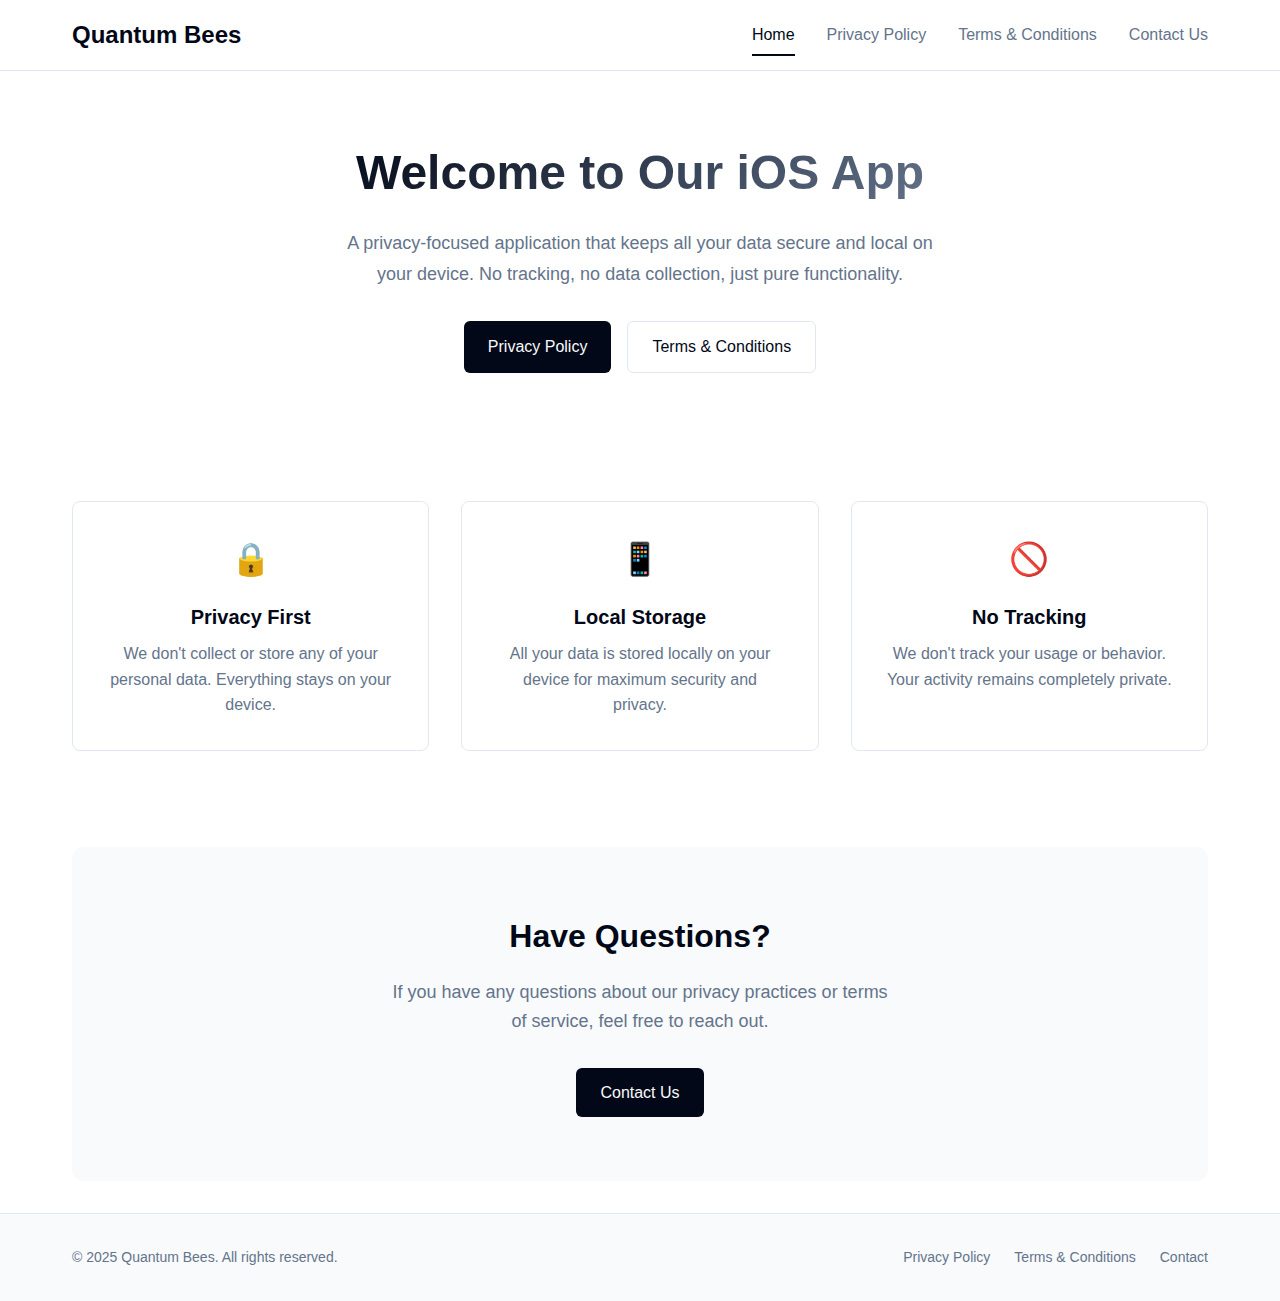
<file: index.html>
<!doctype html>
<html lang="en">
    <head>
        <meta charset="UTF-8" />
        <meta name="viewport" content="width=device-width, initial-scale=1.0" />
        <title>Quantum Bees</title>
        <link rel="icon" type="image/png" href="favicon.png" />
        <link rel="stylesheet" href="styles.css" />
    </head>
    <body>
        <div class="container">
            <header class="header">
                <nav class="nav">
                    <div class="nav-brand">
                        <h1>Quantum Bees</h1>
                    </div>
                    <div class="nav-links">
                        <a href="#" class="nav-link active">Home</a>
                        <a href="privacy-policy.html" class="nav-link"
                            >Privacy Policy</a
                        >
                        <a href="terms-conditions.html" class="nav-link"
                            >Terms & Conditions</a
                        >
                        <a href="contact.html" class="nav-link">Contact Us</a>
                    </div>
                </nav>
            </header>

            <main class="main">
                <section class="hero">
                    <div class="hero-content">
                        <h1 class="hero-title">Welcome to Our iOS App</h1>
                        <p class="hero-description">
                            A privacy-focused application that keeps all your
                            data secure and local on your device. No tracking,
                            no data collection, just pure functionality.
                        </p>
                        <div class="hero-buttons">
                            <a
                                href="privacy-policy.html"
                                class="btn btn-primary"
                                >Privacy Policy</a
                            >
                            <a
                                href="terms-conditions.html"
                                class="btn btn-secondary"
                                >Terms & Conditions</a
                            >
                        </div>
                    </div>
                </section>

                <section class="features">
                    <div class="feature-grid">
                        <div class="feature-card">
                            <div class="feature-icon">🔒</div>
                            <h3>Privacy First</h3>
                            <p>
                                We don't collect or store any of your personal
                                data. Everything stays on your device.
                            </p>
                        </div>
                        <div class="feature-card">
                            <div class="feature-icon">📱</div>
                            <h3>Local Storage</h3>
                            <p>
                                All your data is stored locally on your device
                                for maximum security and privacy.
                            </p>
                        </div>
                        <div class="feature-card">
                            <div class="feature-icon">🚫</div>
                            <h3>No Tracking</h3>
                            <p>
                                We don't track your usage or behavior. Your
                                activity remains completely private.
                            </p>
                        </div>
                    </div>
                </section>

                <section class="cta">
                    <div class="cta-content">
                        <h2>Have Questions?</h2>
                        <p>
                            If you have any questions about our privacy
                            practices or terms of service, feel free to reach
                            out.
                        </p>
                        <a href="contact.html" class="btn btn-primary"
                            >Contact Us</a
                        >
                    </div>
                </section>
            </main>

            <footer class="footer">
                <div class="footer-content">
                    <p>&copy; 2025 Quantum Bees. All rights reserved.</p>
                    <div class="footer-links">
                        <a href="privacy-policy.html">Privacy Policy</a>
                        <a href="terms-conditions.html">Terms & Conditions</a>
                        <a href="contact.html">Contact</a>
                    </div>
                </div>
            </footer>
        </div>
    </body>
</html>
</file>
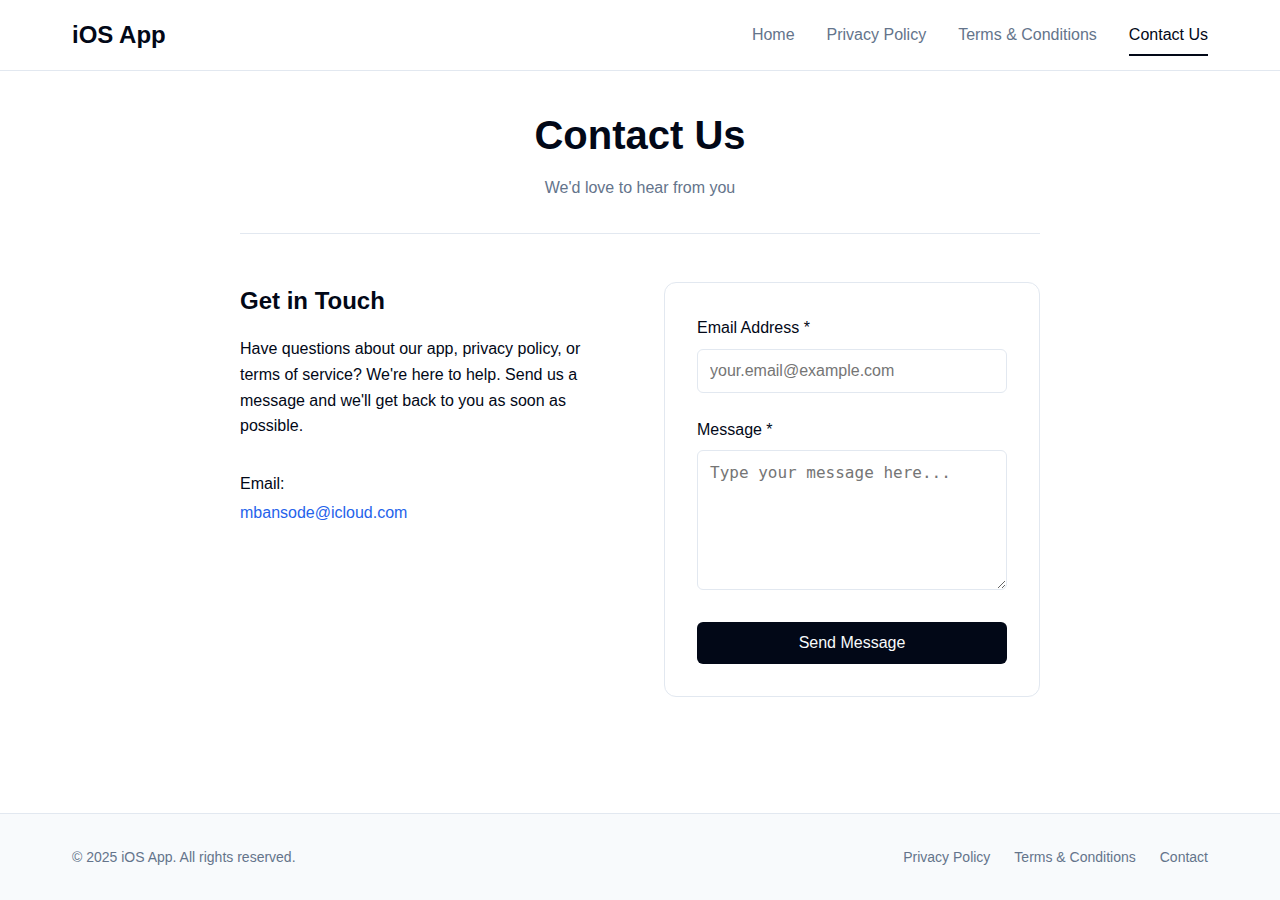
<file: contact.html>
<!DOCTYPE html>
<html lang="en">
<head>
    <meta charset="UTF-8">
    <meta name="viewport" content="width=device-width, initial-scale=1.0">
    <title>Contact Us - iOS App</title>
    <link rel="stylesheet" href="styles.css">
</head>
<body>
    <div class="container">
        <header class="header">
            <nav class="nav">
                <div class="nav-brand">
                    <h1>iOS App</h1>
                </div>
                <div class="nav-links">
                    <a href="index.html" class="nav-link">Home</a>
                    <a href="privacy-policy.html" class="nav-link">Privacy Policy</a>
                    <a href="terms-conditions.html" class="nav-link">Terms & Conditions</a>
                    <a href="#" class="nav-link active">Contact Us</a>
                </div>
            </nav>
        </header>

        <main class="main">
            <div class="content-page">
                <div class="page-header">
                    <h1>Contact Us</h1>
                    <p class="page-subtitle">We'd love to hear from you</p>
                </div>

                <div class="contact-content">
                    <div class="contact-info-section">
                        <h2>Get in Touch</h2>
                        <p>
                            Have questions about our app, privacy policy, or terms of service? 
                            We're here to help. Send us a message and we'll get back to you as soon as possible.
                        </p>
                        <div class="contact-details">
                            <div class="contact-item">
                                <span class="contact-label">Email:</span>
                                <a href="mailto:mbansode@icloud.com" class="contact-value">mbansode@icloud.com</a>
                            </div>
                        </div>
                    </div>

                    <div class="contact-form-section">
                        <form class="contact-form" id="contactForm">
                            <div class="form-group">
                                <label for="email" class="form-label">Email Address *</label>
                                <input 
                                    type="email" 
                                    id="email" 
                                    name="email" 
                                    class="form-input" 
                                    required
                                    placeholder="your.email@example.com"
                                >
                                <span class="error-message" id="emailError"></span>
                            </div>

                            <div class="form-group">
                                <label for="message" class="form-label">Message *</label>
                                <textarea 
                                    id="message" 
                                    name="message" 
                                    class="form-textarea" 
                                    required
                                    placeholder="Type your message here..."
                                    rows="6"
                                ></textarea>
                                <span class="error-message" id="messageError"></span>
                            </div>

                            <button type="submit" class="btn btn-primary btn-submit">
                                Send Message
                            </button>
                        </form>

                        <div class="form-success" id="successMessage" style="display: none;">
                            <div class="success-icon">✓</div>
                            <h3>Message Sent Successfully!</h3>
                            <p>Thank you for contacting us. We'll get back to you soon.</p>
                        </div>
                    </div>
                </div>
            </div>
        </main>

        <footer class="footer">
            <div class="footer-content">
                <p>&copy; 2025 iOS App. All rights reserved.</p>
                <div class="footer-links">
                    <a href="privacy-policy.html">Privacy Policy</a>
                    <a href="terms-conditions.html">Terms & Conditions</a>
                    <a href="contact.html">Contact</a>
                </div>
            </div>
        </footer>
    </div>

    <script>
        document.getElementById('contactForm').addEventListener('submit', function(e) {
            e.preventDefault();
            
            // Get form elements
            const email = document.getElementById('email');
            const message = document.getElementById('message');
            const emailError = document.getElementById('emailError');
            const messageError = document.getElementById('messageError');
            const form = document.getElementById('contactForm');
            const successMessage = document.getElementById('successMessage');
            
            // Clear previous errors
            emailError.textContent = '';
            messageError.textContent = '';
            email.classList.remove('error');
            message.classList.remove('error');
            
            let isValid = true;
            
            // Validate email
            if (!email.value.trim()) {
                emailError.textContent = 'Email is required';
                email.classList.add('error');
                isValid = false;
            } else if (!isValidEmail(email.value.trim())) {
                emailError.textContent = 'Please enter a valid email address';
                email.classList.add('error');
                isValid = false;
            }
            
            // Validate message
            if (!message.value.trim()) {
                messageError.textContent = 'Message is required';
                message.classList.add('error');
                isValid = false;
            }
            
            if (isValid) {
                // Create mailto link
                const subject = encodeURIComponent('Contact from iOS App Website');
                const body = encodeURIComponent(
                    `From: ${email.value.trim()}\n\nMessage:\n${message.value.trim()}`
                );
                const mailtoLink = `mailto:mbansode@icloud.com?subject=${subject}&body=${body}`;
                
                // Open default email client
                window.location.href = mailtoLink;
                
                // Show success message
                form.style.display = 'none';
                successMessage.style.display = 'block';
                
                // Reset form after a delay
                setTimeout(() => {
                    form.reset();
                    form.style.display = 'block';
                    successMessage.style.display = 'none';
                }, 3000);
            }
        });
        
        function isValidEmail(email) {
            const emailRegex = /^[^\s@]+@[^\s@]+\.[^\s@]+$/;
            return emailRegex.test(email);
        }
    </script>
</body>
</html>
</file>
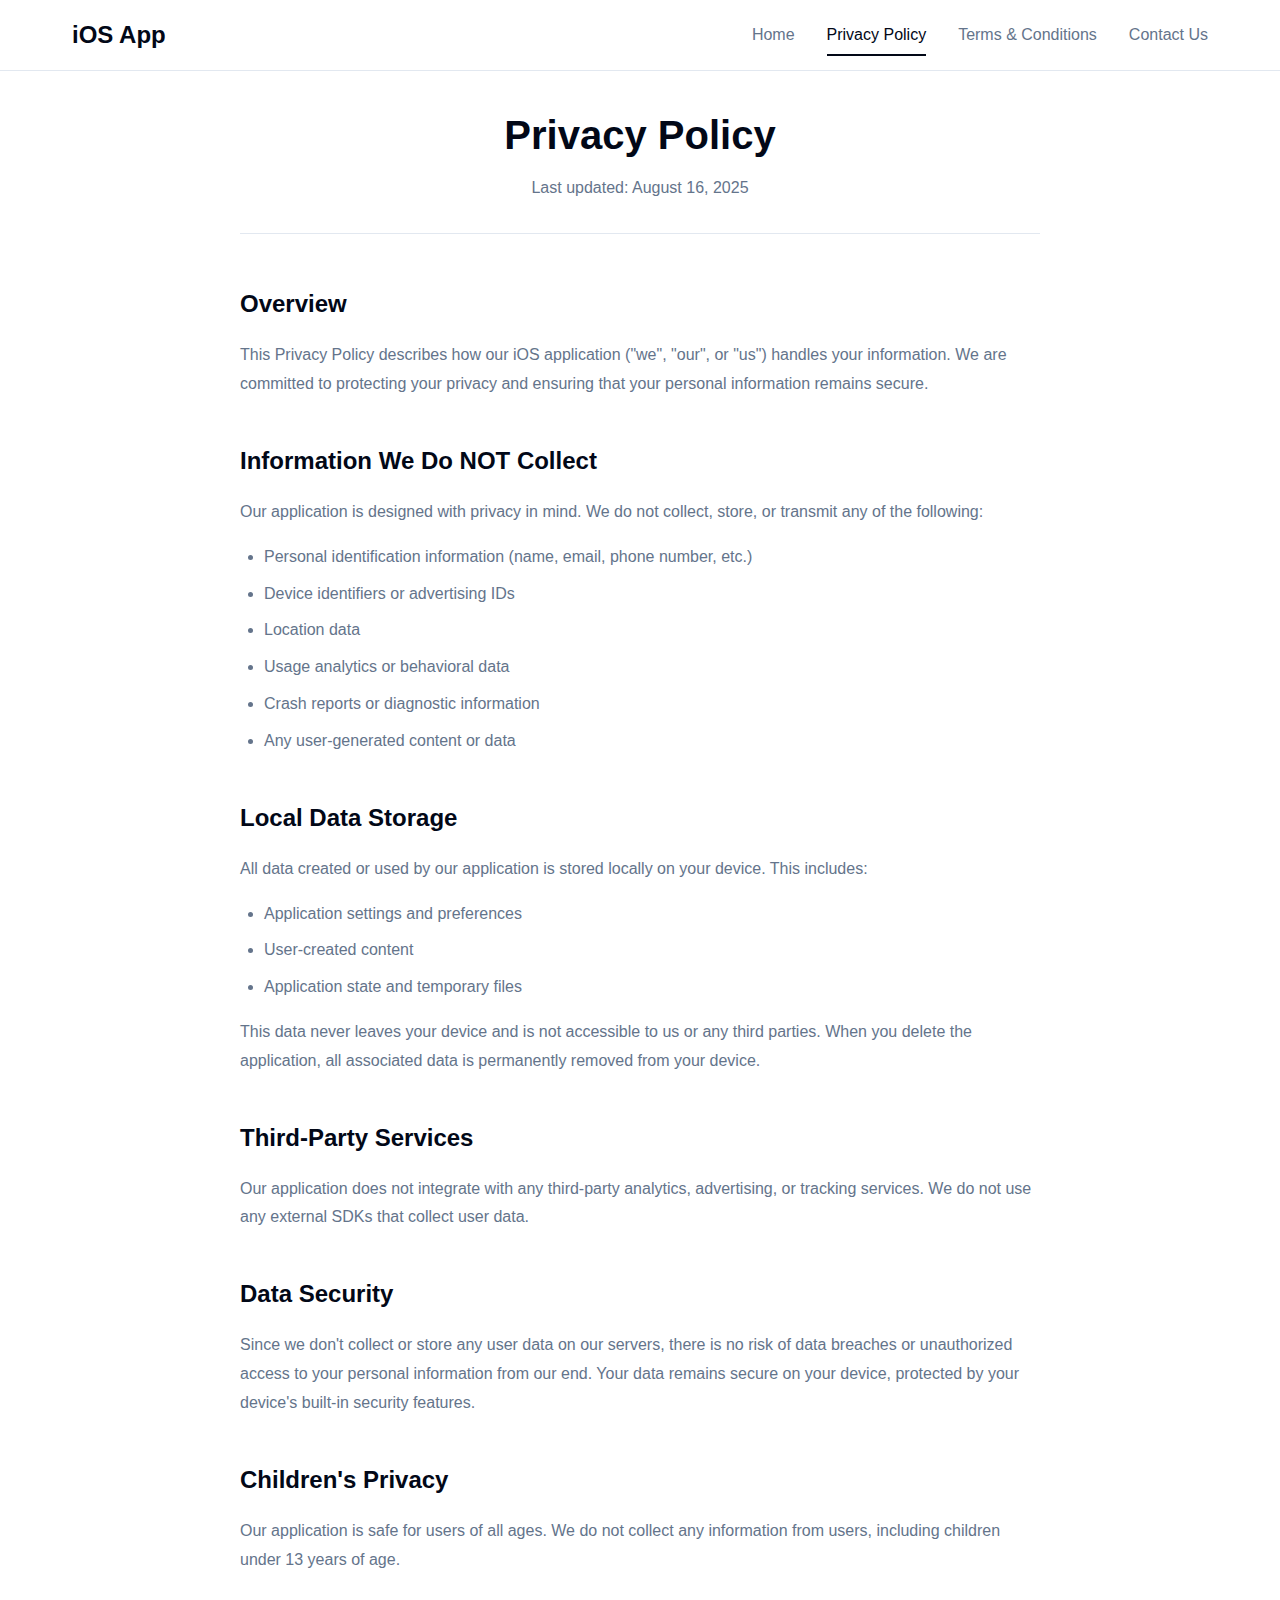
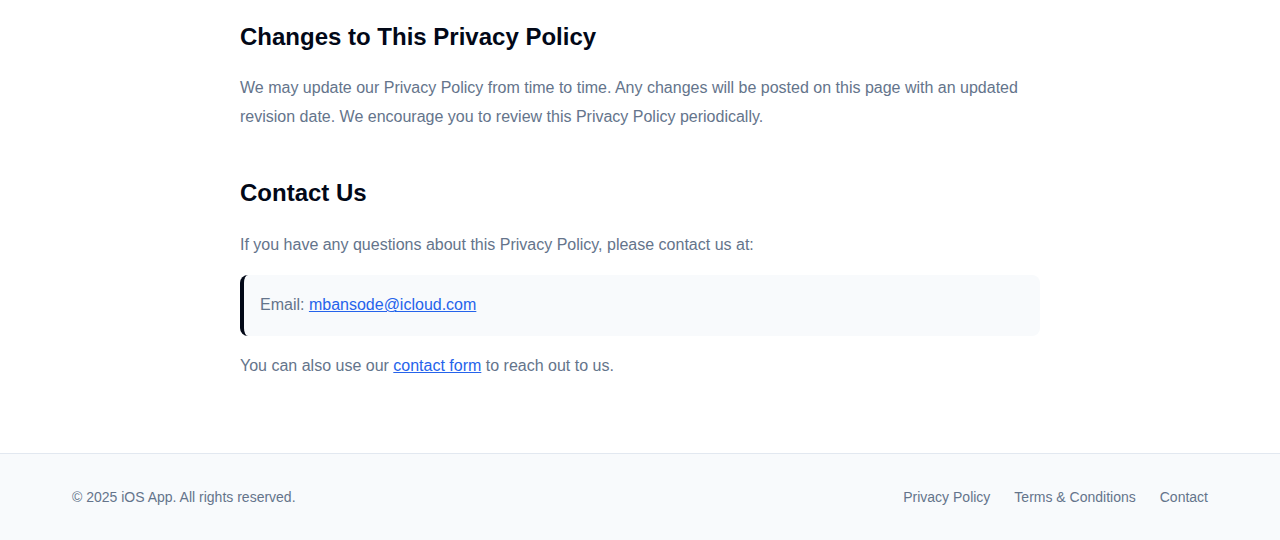
<file: privacy-policy.html>
<!doctype html>
<html lang="en">
    <head>
        <meta charset="UTF-8" />
        <meta name="viewport" content="width=device-width, initial-scale=1.0" />
        <title>Privacy Policy - iOS App</title>
        <link rel="stylesheet" href="styles.css" />
    </head>
    <body>
        <div class="container">
            <header class="header">
                <nav class="nav">
                    <div class="nav-brand">
                        <h1>iOS App</h1>
                    </div>
                    <div class="nav-links">
                        <a href="index.html" class="nav-link">Home</a>
                        <a href="#" class="nav-link active">Privacy Policy</a>
                        <a href="terms-conditions.html" class="nav-link"
                            >Terms & Conditions</a
                        >
                        <a href="contact.html" class="nav-link">Contact Us</a>
                    </div>
                </nav>
            </header>

            <main class="main">
                <div class="content-page">
                    <div class="page-header">
                        <h1>Privacy Policy</h1>
                        <p class="page-subtitle">
                            Last updated: August 16, 2025
                        </p>
                    </div>

                    <div class="content">
                        <section class="content-section">
                            <h2>Overview</h2>
                            <p>
                                This Privacy Policy describes how our iOS
                                application ("we", "our", or "us") handles your
                                information. We are committed to protecting your
                                privacy and ensuring that your personal
                                information remains secure.
                            </p>
                        </section>

                        <section class="content-section">
                            <h2>Information We Do NOT Collect</h2>
                            <p>
                                Our application is designed with privacy in
                                mind. We do not collect, store, or transmit any
                                of the following:
                            </p>
                            <ul>
                                <li>
                                    Personal identification information (name,
                                    email, phone number, etc.)
                                </li>
                                <li>Device identifiers or advertising IDs</li>
                                <li>Location data</li>
                                <li>Usage analytics or behavioral data</li>
                                <li>Crash reports or diagnostic information</li>
                                <li>Any user-generated content or data</li>
                            </ul>
                        </section>

                        <section class="content-section">
                            <h2>Local Data Storage</h2>
                            <p>
                                All data created or used by our application is
                                stored locally on your device. This includes:
                            </p>
                            <ul>
                                <li>Application settings and preferences</li>
                                <li>User-created content</li>
                                <li>Application state and temporary files</li>
                            </ul>
                            <p>
                                This data never leaves your device and is not
                                accessible to us or any third parties. When you
                                delete the application, all associated data is
                                permanently removed from your device.
                            </p>
                        </section>

                        <section class="content-section">
                            <h2>Third-Party Services</h2>
                            <p>
                                Our application does not integrate with any
                                third-party analytics, advertising, or tracking
                                services. We do not use any external SDKs that
                                collect user data.
                            </p>
                        </section>

                        <section class="content-section">
                            <h2>Data Security</h2>
                            <p>
                                Since we don't collect or store any user data on
                                our servers, there is no risk of data breaches
                                or unauthorized access to your personal
                                information from our end. Your data remains
                                secure on your device, protected by your
                                device's built-in security features.
                            </p>
                        </section>

                        <section class="content-section">
                            <h2>Children's Privacy</h2>
                            <p>
                                Our application is safe for users of all ages.
                                We do not collect any information from users,
                                including children under 13 years of age.
                            </p>
                        </section>

                        <section class="content-section">
                            <h2>Changes to This Privacy Policy</h2>
                            <p>
                                We may update our Privacy Policy from time to
                                time. Any changes will be posted on this page
                                with an updated revision date. We encourage you
                                to review this Privacy Policy periodically.
                            </p>
                        </section>

                        <section class="content-section">
                            <h2>Contact Us</h2>
                            <p>
                                If you have any questions about this Privacy
                                Policy, please contact us at:
                            </p>
                            <p class="contact-info">
                                Email:
                                <a href="mailto:mbansode@icloud.com"
                                    >mbansode@icloud.com</a
                                >
                            </p>
                            <p>
                                You can also use our
                                <a href="contact.html">contact form</a> to reach
                                out to us.
                            </p>
                        </section>
                    </div>
                </div>
            </main>

            <footer class="footer">
                <div class="footer-content">
                    <p>&copy; 2025 iOS App. All rights reserved.</p>
                    <div class="footer-links">
                        <a href="privacy-policy.html">Privacy Policy</a>
                        <a href="terms-conditions.html">Terms & Conditions</a>
                        <a href="contact.html">Contact</a>
                    </div>
                </div>
            </footer>
        </div>
    </body>
</html>
</file>
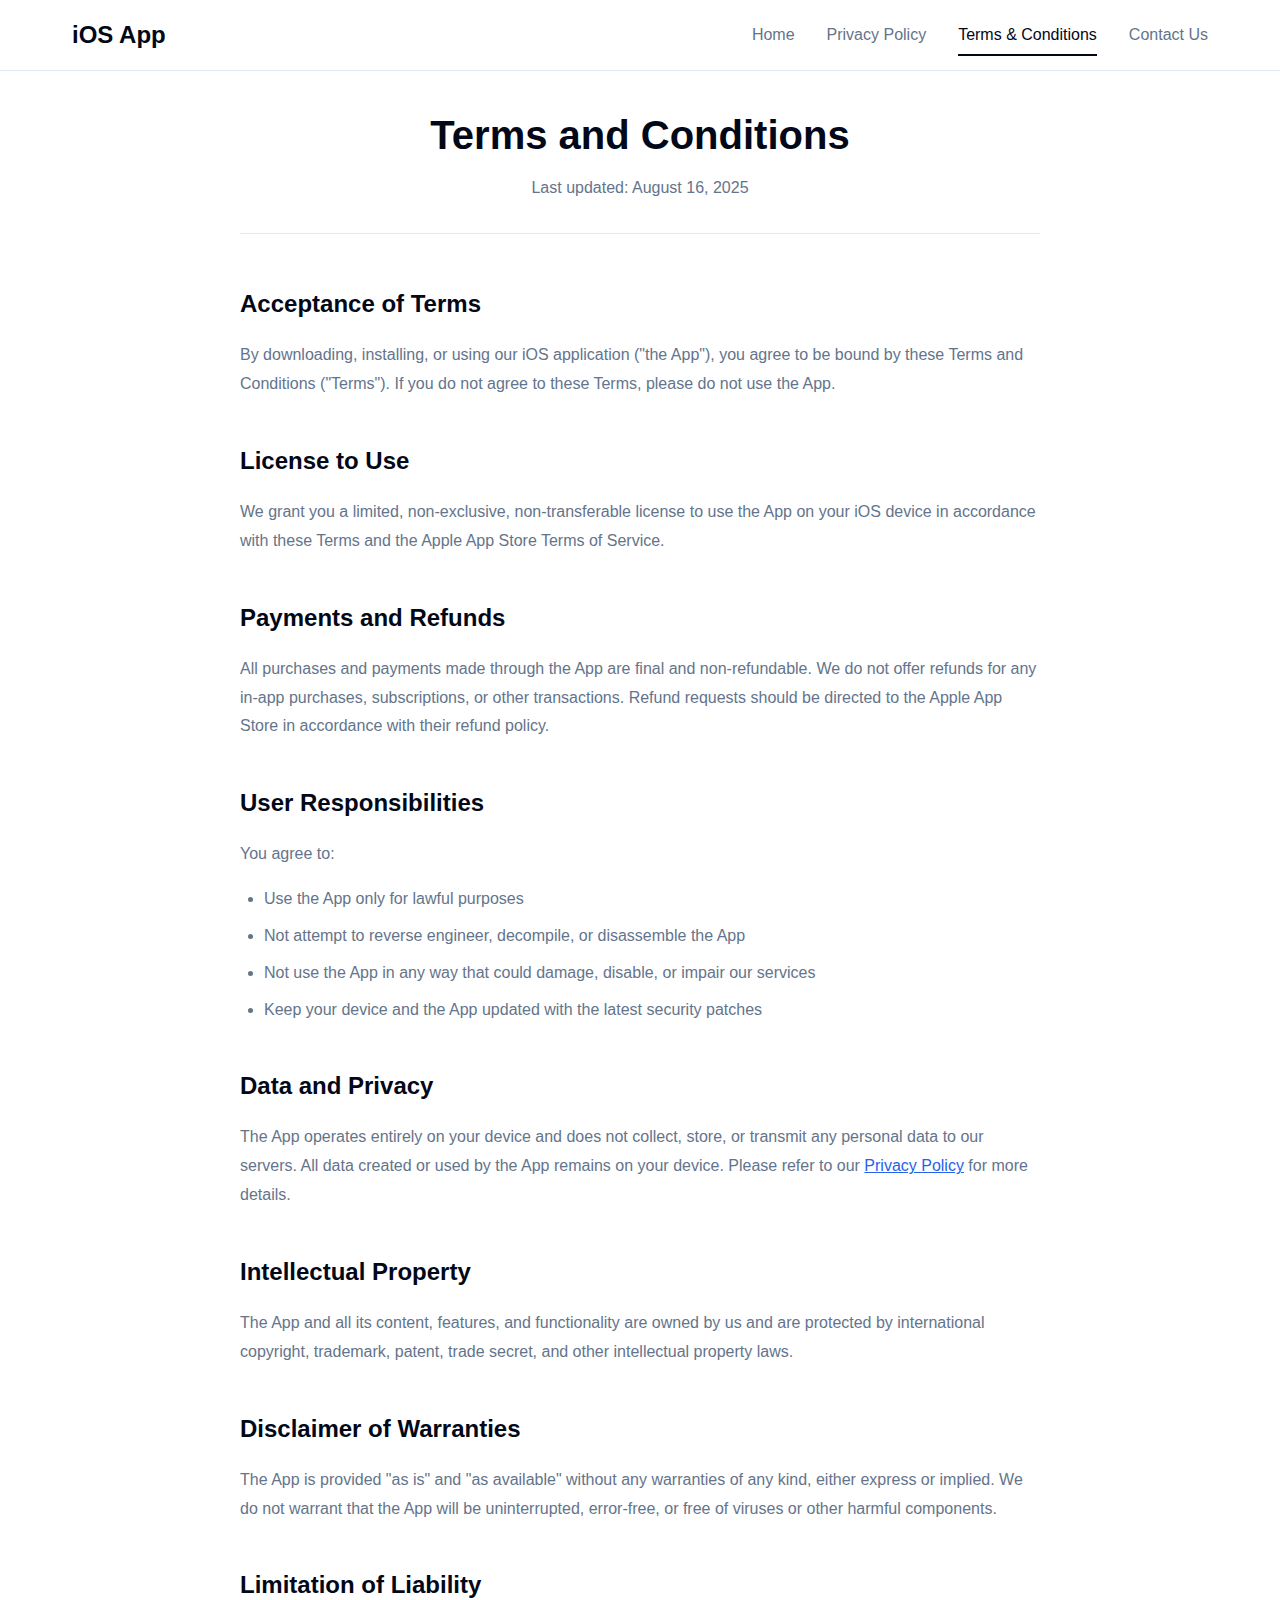
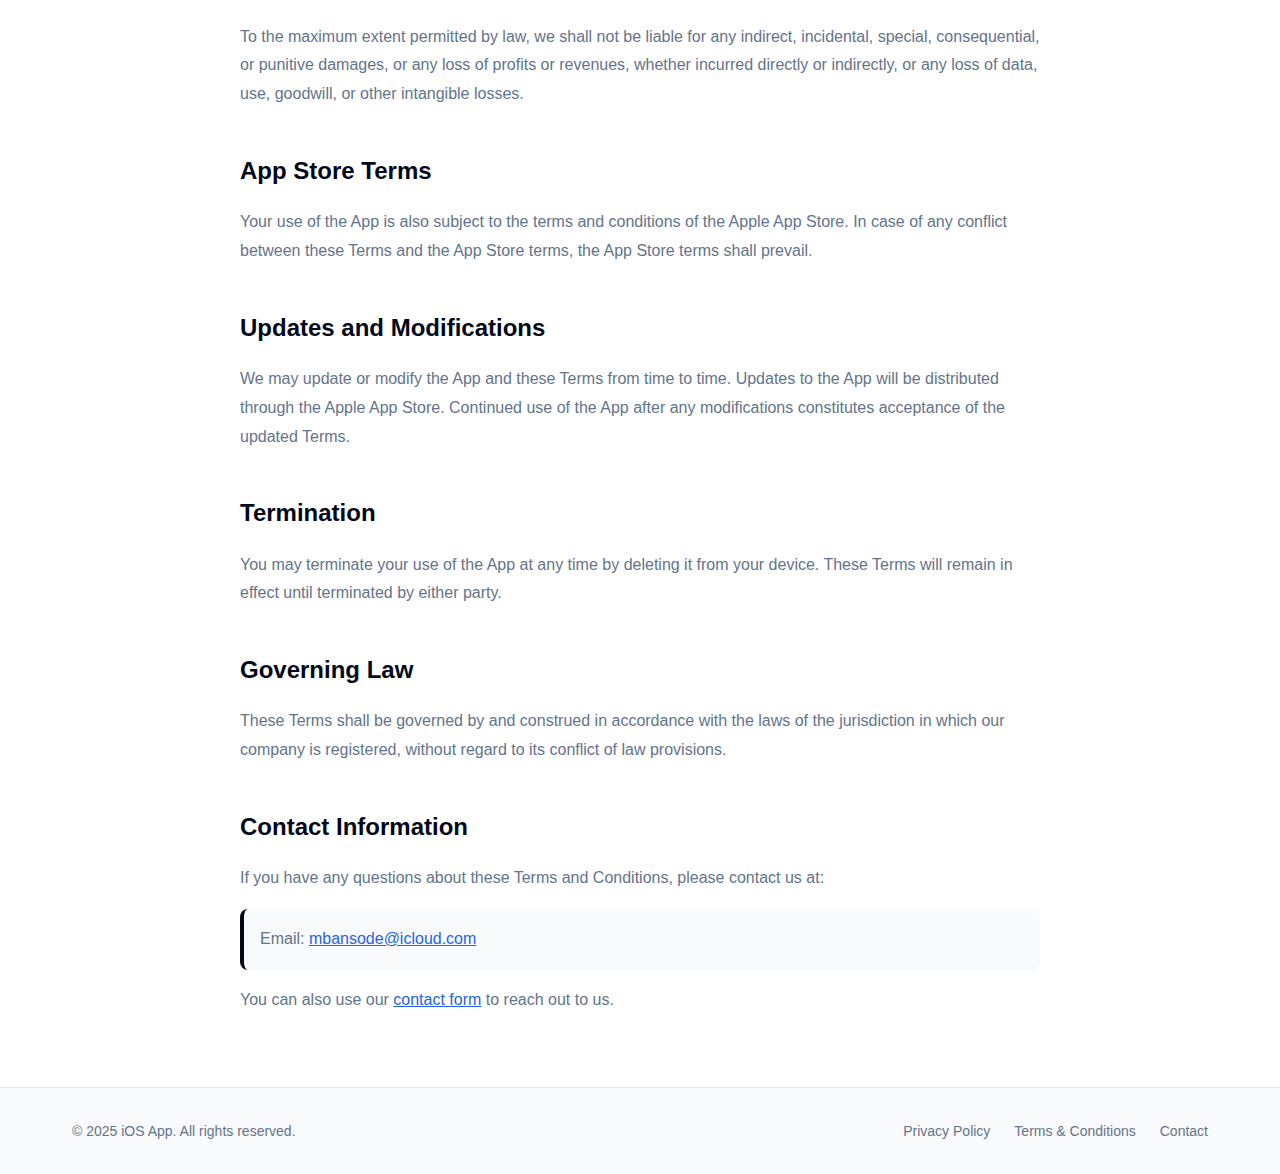
<file: terms-conditions.html>
<!doctype html>
<html lang="en">
    <head>
        <meta charset="UTF-8" />
        <meta name="viewport" content="width=device-width, initial-scale=1.0" />
        <title>Terms and Conditions - iOS App</title>
        <link rel="stylesheet" href="styles.css" />
    </head>
    <body>
        <div class="container">
            <header class="header">
                <nav class="nav">
                    <div class="nav-brand">
                        <h1>iOS App</h1>
                    </div>
                    <div class="nav-links">
                        <a href="index.html" class="nav-link">Home</a>
                        <a href="privacy-policy.html" class="nav-link"
                            >Privacy Policy</a
                        >
                        <a href="#" class="nav-link active"
                            >Terms & Conditions</a
                        >
                        <a href="contact.html" class="nav-link">Contact Us</a>
                    </div>
                </nav>
            </header>

            <main class="main">
                <div class="content-page">
                    <div class="page-header">
                        <h1>Terms and Conditions</h1>
                        <p class="page-subtitle">
                            Last updated: August 16, 2025
                        </p>
                    </div>

                    <div class="content">
                        <section class="content-section">
                            <h2>Acceptance of Terms</h2>
                            <p>
                                By downloading, installing, or using our iOS
                                application ("the App"), you agree to be bound
                                by these Terms and Conditions ("Terms"). If you
                                do not agree to these Terms, please do not use
                                the App.
                            </p>
                        </section>

                        <section class="content-section">
                            <h2>License to Use</h2>
                            <p>
                                We grant you a limited, non-exclusive,
                                non-transferable license to use the App on your
                                iOS device in accordance with these Terms and
                                the Apple App Store Terms of Service.
                            </p>
                        </section>

                        <section class="content-section">
                            <h2>Payments and Refunds</h2>
                            <p>
                                All purchases and payments made through the App
                                are final and non-refundable. We do not offer
                                refunds for any in-app purchases, subscriptions,
                                or other transactions. Refund requests should be
                                directed to the Apple App Store in accordance
                                with their refund policy.
                            </p>
                        </section>

                        <section class="content-section">
                            <h2>User Responsibilities</h2>
                            <p>You agree to:</p>
                            <ul>
                                <li>Use the App only for lawful purposes</li>
                                <li>
                                    Not attempt to reverse engineer, decompile,
                                    or disassemble the App
                                </li>
                                <li>
                                    Not use the App in any way that could
                                    damage, disable, or impair our services
                                </li>
                                <li>
                                    Keep your device and the App updated with
                                    the latest security patches
                                </li>
                            </ul>
                        </section>

                        <section class="content-section">
                            <h2>Data and Privacy</h2>
                            <p>
                                The App operates entirely on your device and
                                does not collect, store, or transmit any
                                personal data to our servers. All data created
                                or used by the App remains on your device.
                                Please refer to our
                                <a href="privacy-policy.html">Privacy Policy</a>
                                for more details.
                            </p>
                        </section>

                        <section class="content-section">
                            <h2>Intellectual Property</h2>
                            <p>
                                The App and all its content, features, and
                                functionality are owned by us and are protected
                                by international copyright, trademark, patent,
                                trade secret, and other intellectual property
                                laws.
                            </p>
                        </section>

                        <section class="content-section">
                            <h2>Disclaimer of Warranties</h2>
                            <p>
                                The App is provided "as is" and "as available"
                                without any warranties of any kind, either
                                express or implied. We do not warrant that the
                                App will be uninterrupted, error-free, or free
                                of viruses or other harmful components.
                            </p>
                        </section>

                        <section class="content-section">
                            <h2>Limitation of Liability</h2>
                            <p>
                                To the maximum extent permitted by law, we shall
                                not be liable for any indirect, incidental,
                                special, consequential, or punitive damages, or
                                any loss of profits or revenues, whether
                                incurred directly or indirectly, or any loss of
                                data, use, goodwill, or other intangible losses.
                            </p>
                        </section>

                        <section class="content-section">
                            <h2>App Store Terms</h2>
                            <p>
                                Your use of the App is also subject to the terms
                                and conditions of the Apple App Store. In case
                                of any conflict between these Terms and the App
                                Store terms, the App Store terms shall prevail.
                            </p>
                        </section>

                        <section class="content-section">
                            <h2>Updates and Modifications</h2>
                            <p>
                                We may update or modify the App and these Terms
                                from time to time. Updates to the App will be
                                distributed through the Apple App Store.
                                Continued use of the App after any modifications
                                constitutes acceptance of the updated Terms.
                            </p>
                        </section>

                        <section class="content-section">
                            <h2>Termination</h2>
                            <p>
                                You may terminate your use of the App at any
                                time by deleting it from your device. These
                                Terms will remain in effect until terminated by
                                either party.
                            </p>
                        </section>

                        <section class="content-section">
                            <h2>Governing Law</h2>
                            <p>
                                These Terms shall be governed by and construed
                                in accordance with the laws of the jurisdiction
                                in which our company is registered, without
                                regard to its conflict of law provisions.
                            </p>
                        </section>

                        <section class="content-section">
                            <h2>Contact Information</h2>
                            <p>
                                If you have any questions about these Terms and
                                Conditions, please contact us at:
                            </p>
                            <p class="contact-info">
                                Email:
                                <a href="mailto:mbansode@icloud.com"
                                    >mbansode@icloud.com</a
                                >
                            </p>
                            <p>
                                You can also use our
                                <a href="contact.html">contact form</a> to reach
                                out to us.
                            </p>
                        </section>
                    </div>
                </div>
            </main>

            <footer class="footer">
                <div class="footer-content">
                    <p>&copy; 2025 iOS App. All rights reserved.</p>
                    <div class="footer-links">
                        <a href="privacy-policy.html">Privacy Policy</a>
                        <a href="terms-conditions.html">Terms & Conditions</a>
                        <a href="contact.html">Contact</a>
                    </div>
                </div>
            </footer>
        </div>
    </body>
</html>
</file>
<file: styles.css>
/* Reset and base styles */
* {
    margin: 0;
    padding: 0;
    box-sizing: border-box;
}

html {
    font-size: 16px;
    scroll-behavior: smooth;
}

body {
    font-family:
        -apple-system, BlinkMacSystemFont, 'Segoe UI', Roboto, 'Helvetica Neue',
        Arial, sans-serif;
    line-height: 1.6;
    color: hsl(222.2, 84%, 4.9%);
    background-color: hsl(0, 0%, 100%);
    -webkit-font-smoothing: antialiased;
    -moz-osx-font-smoothing: grayscale;
}

/* Container */
.container {
    min-height: 100vh;
    display: flex;
    flex-direction: column;
}

/* Header and Navigation */
.header {
    border-bottom: 1px solid hsl(214.3, 31.8%, 91.4%);
    background-color: hsl(0, 0%, 100%);
    position: sticky;
    top: 0;
    z-index: 100;
}

.nav {
    max-width: 1200px;
    margin: 0 auto;
    padding: 1rem 2rem;
    display: flex;
    justify-content: space-between;
    align-items: center;
}

.nav-brand h1 {
    font-size: 1.5rem;
    font-weight: 600;
    color: hsl(222.2, 84%, 4.9%);
}

.nav-links {
    display: flex;
    gap: 2rem;
}

.nav-link {
    text-decoration: none;
    color: hsl(215.4, 16.3%, 46.9%);
    font-weight: 500;
    transition: color 0.2s ease;
    position: relative;
}

.nav-link:hover,
.nav-link.active {
    color: hsl(222.2, 84%, 4.9%);
}

.nav-link.active::after {
    content: '';
    position: absolute;
    bottom: -0.5rem;
    left: 0;
    right: 0;
    height: 2px;
    background-color: hsl(222.2, 84%, 4.9%);
}

/* Main content */
.main {
    flex: 1;
    max-width: 1200px;
    margin: 0 auto;
    padding: 0 2rem;
    width: 100%;
}

/* Hero section */
.hero {
    padding: 4rem 0;
    text-align: center;
}

.hero-content {
    max-width: 600px;
    margin: 0 auto;
}

.hero-title {
    font-size: 3rem;
    font-weight: 700;
    margin-bottom: 1rem;
    background: linear-gradient(
        135deg,
        hsl(222.2, 84%, 4.9%),
        hsl(215.4, 16.3%, 46.9%)
    );
    -webkit-background-clip: text;
    -webkit-text-fill-color: transparent;
    background-clip: text;
}

.hero-description {
    font-size: 1.125rem;
    color: hsl(215.4, 16.3%, 46.9%);
    margin-bottom: 2rem;
    line-height: 1.7;
}

.hero-buttons {
    display: flex;
    gap: 1rem;
    justify-content: center;
    flex-wrap: wrap;
}

/* Features section */
.features {
    padding: 4rem 0;
}

.feature-grid {
    display: grid;
    grid-template-columns: repeat(auto-fit, minmax(300px, 1fr));
    gap: 2rem;
}

.feature-card {
    padding: 2rem;
    border: 1px solid hsl(214.3, 31.8%, 91.4%);
    border-radius: 0.5rem;
    text-align: center;
    transition:
        transform 0.2s ease,
        box-shadow 0.2s ease;
}

.feature-card:hover {
    transform: translateY(-2px);
    box-shadow: 0 4px 12px hsl(214.3, 31.8%, 91.4%);
}

.feature-icon {
    font-size: 2rem;
    margin-bottom: 1rem;
}

.feature-card h3 {
    font-size: 1.25rem;
    font-weight: 600;
    margin-bottom: 0.5rem;
    color: hsl(222.2, 84%, 4.9%);
}

.feature-card p {
    color: hsl(215.4, 16.3%, 46.9%);
    line-height: 1.6;
}

/* CTA section */
.cta {
    padding: 4rem 0;
    text-align: center;
    background-color: hsl(210, 40%, 98%);
    border-radius: 0.75rem;
    margin: 2rem 0;
}

.cta-content {
    max-width: 500px;
    margin: 0 auto;
}

.cta h2 {
    font-size: 2rem;
    font-weight: 600;
    margin-bottom: 1rem;
    color: hsl(222.2, 84%, 4.9%);
}

.cta p {
    color: hsl(215.4, 16.3%, 46.9%);
    margin-bottom: 2rem;
    font-size: 1.125rem;
}

/* Content pages */
.content-page {
    padding: 2rem 0;
    max-width: 800px;
    margin: 0 auto;
}

.page-header {
    text-align: center;
    margin-bottom: 3rem;
    padding-bottom: 2rem;
    border-bottom: 1px solid hsl(214.3, 31.8%, 91.4%);
}

.page-header h1 {
    font-size: 2.5rem;
    font-weight: 700;
    margin-bottom: 0.5rem;
    color: hsl(222.2, 84%, 4.9%);
}

.page-subtitle {
    color: hsl(215.4, 16.3%, 46.9%);
    font-size: 1rem;
}

.content {
    line-height: 1.8;
}

.content-section {
    margin-bottom: 2.5rem;
}

.content-section h2 {
    font-size: 1.5rem;
    font-weight: 600;
    margin-bottom: 1rem;
    color: hsl(222.2, 84%, 4.9%);
}

.content-section p {
    margin-bottom: 1rem;
    color: hsl(215.4, 16.3%, 46.9%);
}

.content-section ul {
    margin: 1rem 0;
    padding-left: 1.5rem;
}

.content-section li {
    margin-bottom: 0.5rem;
    color: hsl(215.4, 16.3%, 46.9%);
}

.contact-info {
    background-color: hsl(210, 40%, 98%);
    padding: 1rem;
    border-radius: 0.5rem;
    border-left: 4px solid hsl(222.2, 84%, 4.9%);
}

/* Contact page specific styles */
.contact-content {
    display: grid;
    grid-template-columns: 1fr 1fr;
    gap: 3rem;
    align-items: start;
}

.contact-info-section h2 {
    font-size: 1.5rem;
    font-weight: 600;
    margin-bottom: 1rem;
    color: hsl(222.2, 84%, 4.9%);
}

.contact-details {
    margin-top: 2rem;
}

.contact-item {
    display: flex;
    flex-direction: column;
    gap: 0.25rem;
    margin-bottom: 1rem;
}

.contact-label {
    font-weight: 500;
    color: hsl(222.2, 84%, 4.9%);
}

.contact-value {
    color: hsl(221.2, 83.2%, 53.3%);
    text-decoration: none;
}

.contact-value:hover {
    text-decoration: underline;
}

/* Form styles */
.contact-form {
    background-color: hsl(0, 0%, 100%);
    border: 1px solid hsl(214.3, 31.8%, 91.4%);
    border-radius: 0.75rem;
    padding: 2rem;
}

.form-group {
    margin-bottom: 1.5rem;
}

.form-label {
    display: block;
    font-weight: 500;
    margin-bottom: 0.5rem;
    color: hsl(222.2, 84%, 4.9%);
}

.form-input,
.form-textarea {
    width: 100%;
    padding: 0.75rem;
    border: 1px solid hsl(214.3, 31.8%, 91.4%);
    border-radius: 0.375rem;
    font-size: 1rem;
    transition:
        border-color 0.2s ease,
        box-shadow 0.2s ease;
    background-color: hsl(0, 0%, 100%);
}

.form-input:focus,
.form-textarea:focus {
    outline: none;
    border-color: hsl(221.2, 83.2%, 53.3%);
    box-shadow: 0 0 0 3px hsl(221.2, 83.2%, 53.3%, 0.1);
}

.form-input.error,
.form-textarea.error {
    border-color: hsl(0, 84.2%, 60.2%);
}

.form-textarea {
    resize: vertical;
    min-height: 120px;
}

.error-message {
    display: block;
    color: hsl(0, 84.2%, 60.2%);
    font-size: 0.875rem;
    margin-top: 0.25rem;
}

.form-success {
    text-align: center;
    padding: 2rem;
    background-color: hsl(142.1, 76.2%, 36.3%, 0.1);
    border: 1px solid hsl(142.1, 76.2%, 36.3%, 0.3);
    border-radius: 0.75rem;
}

.success-icon {
    font-size: 3rem;
    color: hsl(142.1, 76.2%, 36.3%);
    margin-bottom: 1rem;
}

.form-success h3 {
    color: hsl(142.1, 76.2%, 36.3%);
    margin-bottom: 0.5rem;
}

.form-success p {
    color: hsl(215.4, 16.3%, 46.9%);
}

/* Buttons */
.btn {
    display: inline-flex;
    align-items: center;
    justify-content: center;
    font-weight: 500;
    padding: 0.75rem 1.5rem;
    border-radius: 0.375rem;
    text-decoration: none;
    transition: all 0.2s ease;
    border: none;
    cursor: pointer;
    font-size: 1rem;
    font-family: inherit;
}

.btn-primary {
    background-color: hsl(222.2, 84%, 4.9%);
    color: hsl(210, 40%, 98%);
}

.btn-primary:hover {
    background-color: hsl(222.2, 84%, 4.9%, 0.9);
    transform: translateY(-1px);
}

.btn-secondary {
    background-color: transparent;
    color: hsl(222.2, 84%, 4.9%);
    border: 1px solid hsl(214.3, 31.8%, 91.4%);
}

.btn-secondary:hover {
    background-color: hsl(210, 40%, 98%);
}

.btn-submit {
    width: 100%;
}

/* Footer */
.footer {
    border-top: 1px solid hsl(214.3, 31.8%, 91.4%);
    background-color: hsl(210, 40%, 98%);
    margin-top: auto;
}

.footer-content {
    max-width: 1200px;
    margin: 0 auto;
    padding: 2rem;
    display: flex;
    justify-content: space-between;
    align-items: center;
    flex-wrap: wrap;
    gap: 1rem;
}

.footer-content p {
    color: hsl(215.4, 16.3%, 46.9%);
    font-size: 0.875rem;
}

.footer-links {
    display: flex;
    gap: 1.5rem;
}

.footer-links a {
    color: hsl(215.4, 16.3%, 46.9%);
    text-decoration: none;
    font-size: 0.875rem;
    transition: color 0.2s ease;
}

.footer-links a:hover {
    color: hsl(222.2, 84%, 4.9%);
}

/* Responsive design */
@media (max-width: 768px) {
    .nav {
        padding: 1rem;
        flex-direction: column;
        gap: 1rem;
    }

    .nav-links {
        gap: 1rem;
        flex-wrap: wrap;
        justify-content: center;
    }

    .main {
        padding: 0 1rem;
    }

    .hero {
        padding: 2rem 0;
    }

    .hero-title {
        font-size: 2rem;
    }

    .hero-description {
        font-size: 1rem;
    }

    .hero-buttons {
        flex-direction: column;
        align-items: center;
    }

    .btn {
        width: 100%;
        max-width: 300px;
    }

    .feature-grid {
        grid-template-columns: 1fr;
        gap: 1.5rem;
    }

    .feature-card {
        padding: 1.5rem;
    }

    .contact-content {
        grid-template-columns: 1fr;
        gap: 2rem;
    }

    .contact-form {
        padding: 1.5rem;
    }

    .footer-content {
        flex-direction: column;
        text-align: center;
        gap: 1rem;
    }

    .footer-links {
        justify-content: center;
    }
}

@media (max-width: 480px) {
    .nav-links {
        gap: 0.5rem;
        font-size: 0.875rem;
    }

    .page-header h1 {
        font-size: 2rem;
    }

    .hero-title {
        font-size: 1.75rem;
    }

    .cta h2 {
        font-size: 1.5rem;
    }

    .content-section h2 {
        font-size: 1.25rem;
    }
}

/* Link styles */
a {
    color: hsl(221.2, 83.2%, 53.3%);
}

a:hover {
    color: hsl(221.2, 83.2%, 53.3%, 0.8);
}

/* Accessibility improvements */
@media (prefers-reduced-motion: reduce) {
    * {
        animation-duration: 0.01ms !important;
        animation-iteration-count: 1 !important;
        transition-duration: 0.01ms !important;
        scroll-behavior: auto !important;
    }
}

/* Focus visible for better accessibility */
.btn:focus-visible,
.nav-link:focus-visible,
.form-input:focus-visible,
.form-textarea:focus-visible {
    outline: 2px solid hsl(221.2, 83.2%, 53.3%);
    outline-offset: 2px;
}
</file>
